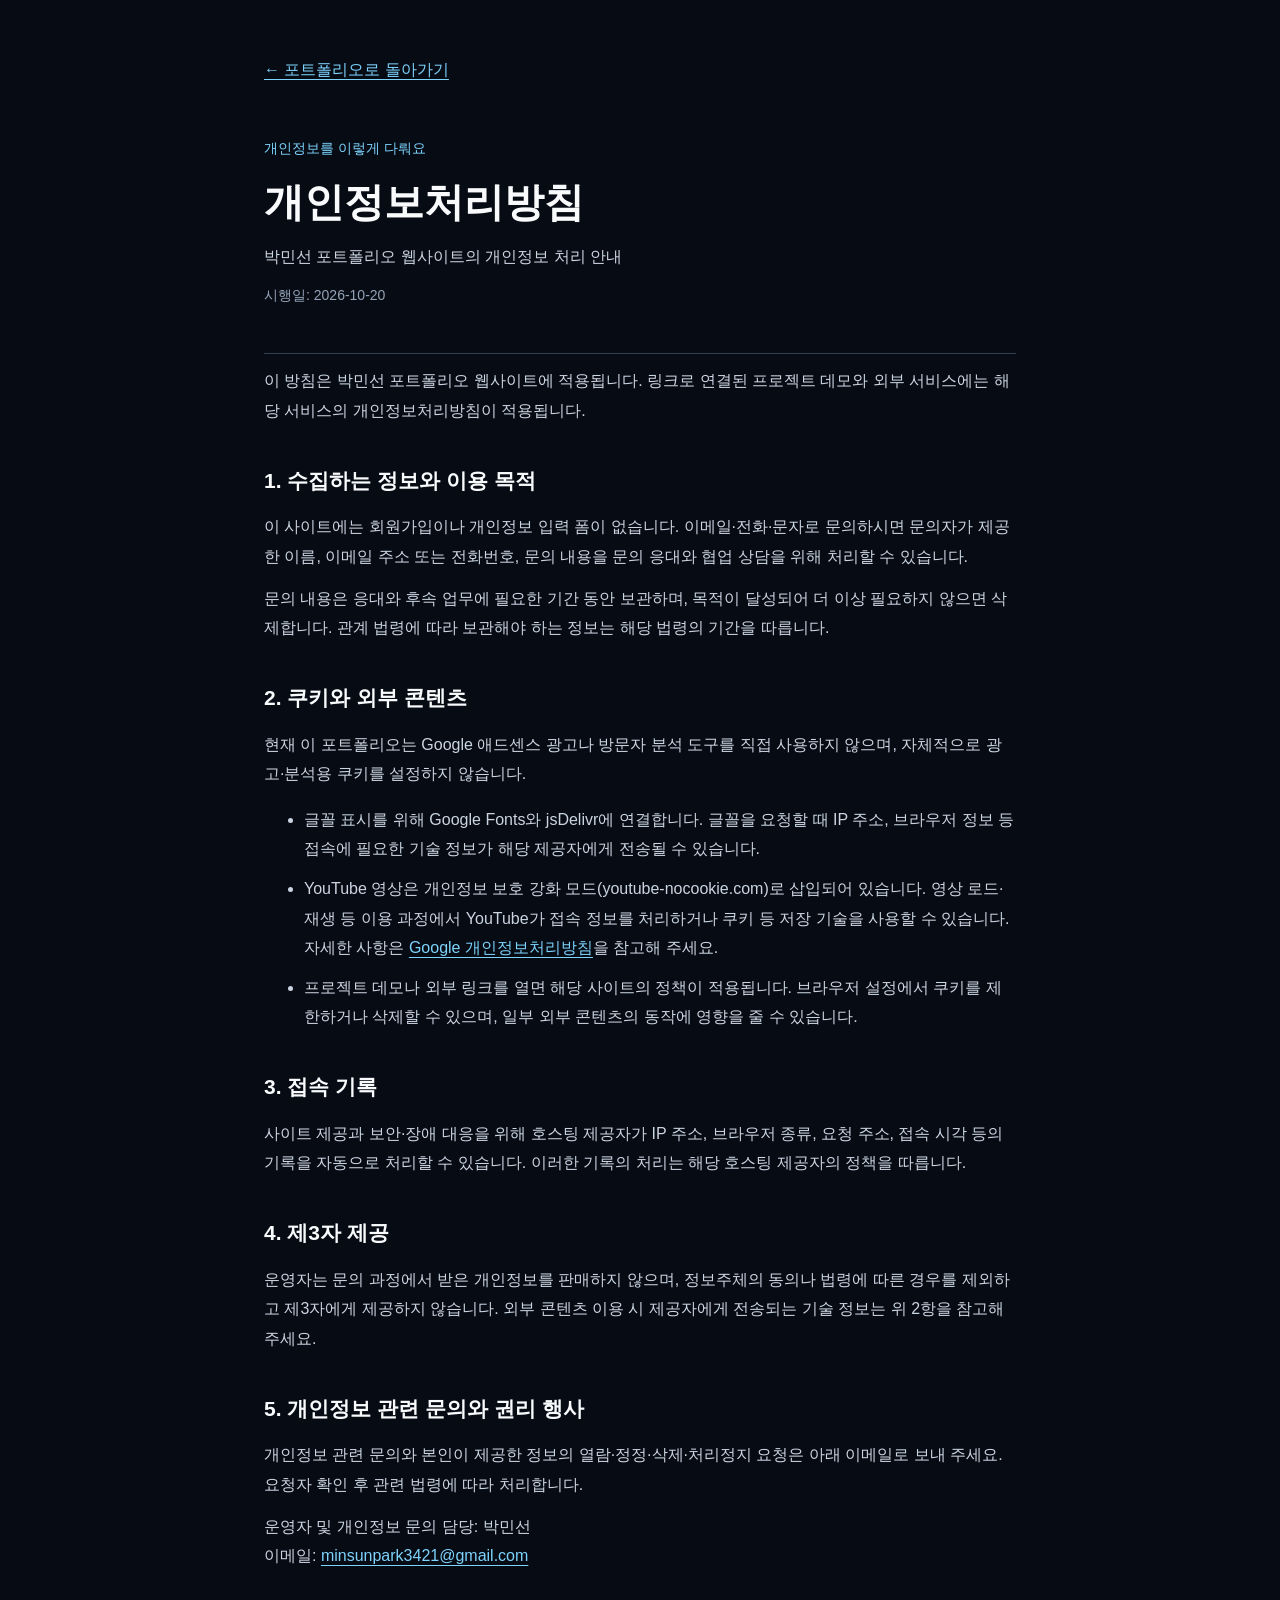
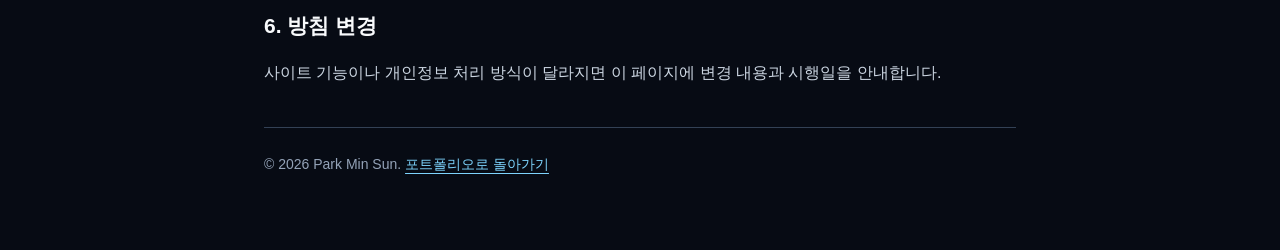
<file: privacy.html>
<!DOCTYPE html>
<html lang="ko">
<head>
  <meta charset="UTF-8">
  <meta name="viewport" content="width=device-width, initial-scale=1.0">
  <meta name="description" content="박민선 포트폴리오 웹사이트의 개인정보 처리 안내입니다.">
  <title>개인정보처리방침 | 박민선 포트폴리오</title>
  <style>
    * { box-sizing: border-box; }
    body { margin: 0; background: #070b14; color: #cbd5e1; font-family: -apple-system, BlinkMacSystemFont, "Apple SD Gothic Neo", "Malgun Gothic", sans-serif; line-height: 1.85; overflow-wrap: anywhere; }
    main { max-width: 800px; margin: auto; padding: 48px 24px 72px; }
    a { color: #7dd3fc; text-underline-offset: 4px; }
    a:focus-visible { outline: 2px solid #38bdf8; outline-offset: 4px; }
    .back { display: inline-flex; align-items: center; min-height: 44px; }
    header { padding: 32px 0; border-bottom: 1px solid #334155; }
    .eyebrow { color: #7dd3fc; font-size: 14px; }
    h1 { margin: 8px 0; color: #f8fafc; font-size: clamp(28px, 6vw, 40px); line-height: 1.4; }
    h2 { margin: 36px 0 12px; color: #f8fafc; font-size: 21px; }
    p { margin: 12px 0; }
    li { margin: 10px 0; }
    .date, footer { color: #94a3b8; font-size: 14px; }
    footer { margin-top: 40px; padding-top: 24px; border-top: 1px solid #334155; }
  </style>
</head>
<body>
  <main>
    <a class="back" href="index.html">← 포트폴리오로 돌아가기</a>
    <header>
      <p class="eyebrow">개인정보를 이렇게 다뤄요</p>
      <h1>개인정보처리방침</h1>
      <p>박민선 포트폴리오 웹사이트의 개인정보 처리 안내</p>
      <p class="date">시행일: <time datetime="2026-10-20">2026-10-20</time></p>
    </header>
    <p>이 방침은 박민선 포트폴리오 웹사이트에 적용됩니다. 링크로 연결된 프로젝트 데모와 외부 서비스에는 해당 서비스의 개인정보처리방침이 적용됩니다.</p>
    <section aria-labelledby="collection">
      <h2 id="collection">1. 수집하는 정보와 이용 목적</h2>
      <p>이 사이트에는 회원가입이나 개인정보 입력 폼이 없습니다. 이메일·전화·문자로 문의하시면 문의자가 제공한 이름, 이메일 주소 또는 전화번호, 문의 내용을 문의 응대와 협업 상담을 위해 처리할 수 있습니다.</p>
      <p>문의 내용은 응대와 후속 업무에 필요한 기간 동안 보관하며, 목적이 달성되어 더 이상 필요하지 않으면 삭제합니다. 관계 법령에 따라 보관해야 하는 정보는 해당 법령의 기간을 따릅니다.</p>
    </section>
    <section aria-labelledby="external">
      <h2 id="external">2. 쿠키와 외부 콘텐츠</h2>
      <p>현재 이 포트폴리오는 Google 애드센스 광고나 방문자 분석 도구를 직접 사용하지 않으며, 자체적으로 광고·분석용 쿠키를 설정하지 않습니다.</p>
      <ul>
        <li>글꼴 표시를 위해 Google Fonts와 jsDelivr에 연결합니다. 글꼴을 요청할 때 IP 주소, 브라우저 정보 등 접속에 필요한 기술 정보가 해당 제공자에게 전송될 수 있습니다.</li>
        <li>YouTube 영상은 개인정보 보호 강화 모드(youtube-nocookie.com)로 삽입되어 있습니다. 영상 로드·재생 등 이용 과정에서 YouTube가 접속 정보를 처리하거나 쿠키 등 저장 기술을 사용할 수 있습니다. 자세한 사항은 <a href="https://policies.google.com/privacy" target="_blank" rel="noopener noreferrer">Google 개인정보처리방침</a>을 참고해 주세요.</li>
        <li>프로젝트 데모나 외부 링크를 열면 해당 사이트의 정책이 적용됩니다. 브라우저 설정에서 쿠키를 제한하거나 삭제할 수 있으며, 일부 외부 콘텐츠의 동작에 영향을 줄 수 있습니다.</li>
      </ul>
    </section>
    <section aria-labelledby="logs">
      <h2 id="logs">3. 접속 기록</h2>
      <p>사이트 제공과 보안·장애 대응을 위해 호스팅 제공자가 IP 주소, 브라우저 종류, 요청 주소, 접속 시각 등의 기록을 자동으로 처리할 수 있습니다. 이러한 기록의 처리는 해당 호스팅 제공자의 정책을 따릅니다.</p>
    </section>
    <section aria-labelledby="sharing">
      <h2 id="sharing">4. 제3자 제공</h2>
      <p>운영자는 문의 과정에서 받은 개인정보를 판매하지 않으며, 정보주체의 동의나 법령에 따른 경우를 제외하고 제3자에게 제공하지 않습니다. 외부 콘텐츠 이용 시 제공자에게 전송되는 기술 정보는 위 2항을 참고해 주세요.</p>
    </section>
    <section aria-labelledby="contact">
      <h2 id="contact">5. 개인정보 관련 문의와 권리 행사</h2>
      <p>개인정보 관련 문의와 본인이 제공한 정보의 열람·정정·삭제·처리정지 요청은 아래 이메일로 보내 주세요. 요청자 확인 후 관련 법령에 따라 처리합니다.</p>
      <p>운영자 및 개인정보 문의 담당: 박민선<br>이메일: <a href="mailto:minsunpark3421@gmail.com">minsunpark3421@gmail.com</a></p>
    </section>
    <section aria-labelledby="changes">
      <h2 id="changes">6. 방침 변경</h2>
      <p>사이트 기능이나 개인정보 처리 방식이 달라지면 이 페이지에 변경 내용과 시행일을 안내합니다.</p>
    </section>
    <footer>© 2026 Park Min Sun. <a href="index.html">포트폴리오로 돌아가기</a></footer>
  </main>
</body>
</html>
</file>
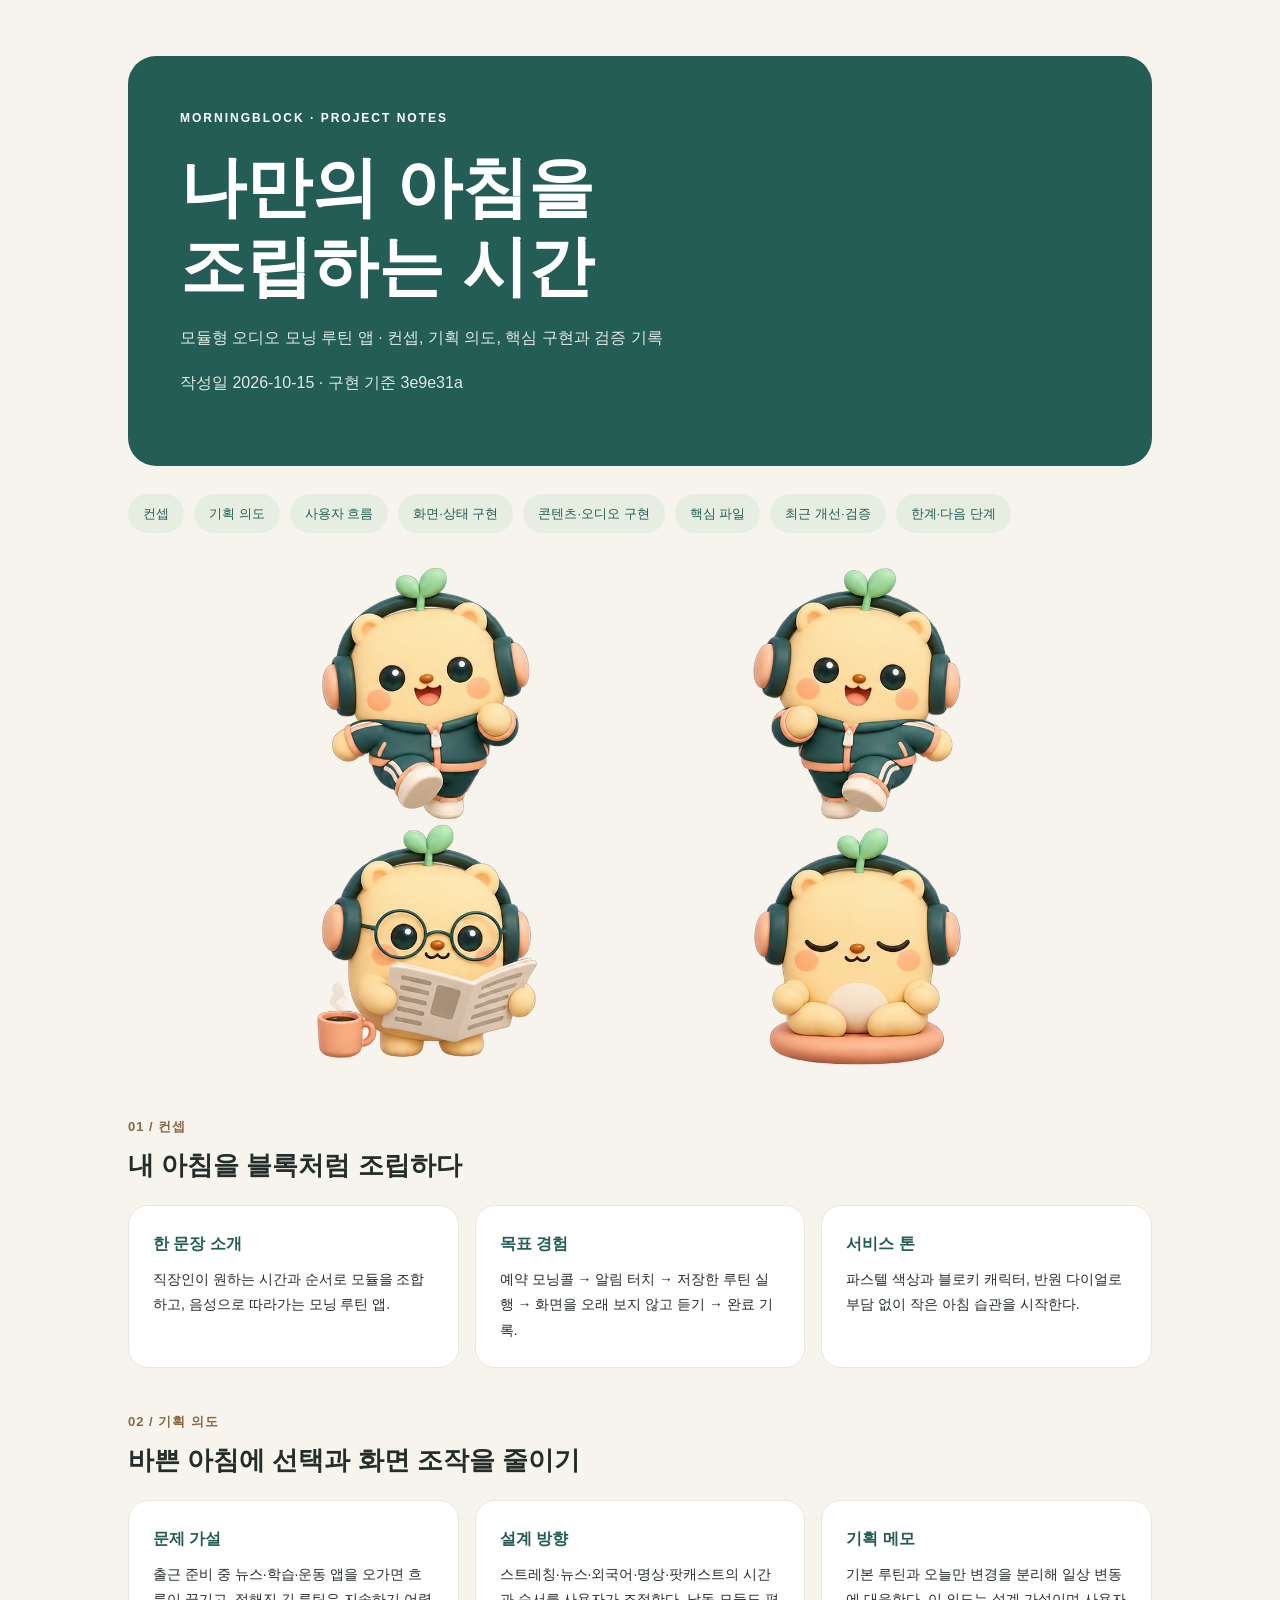
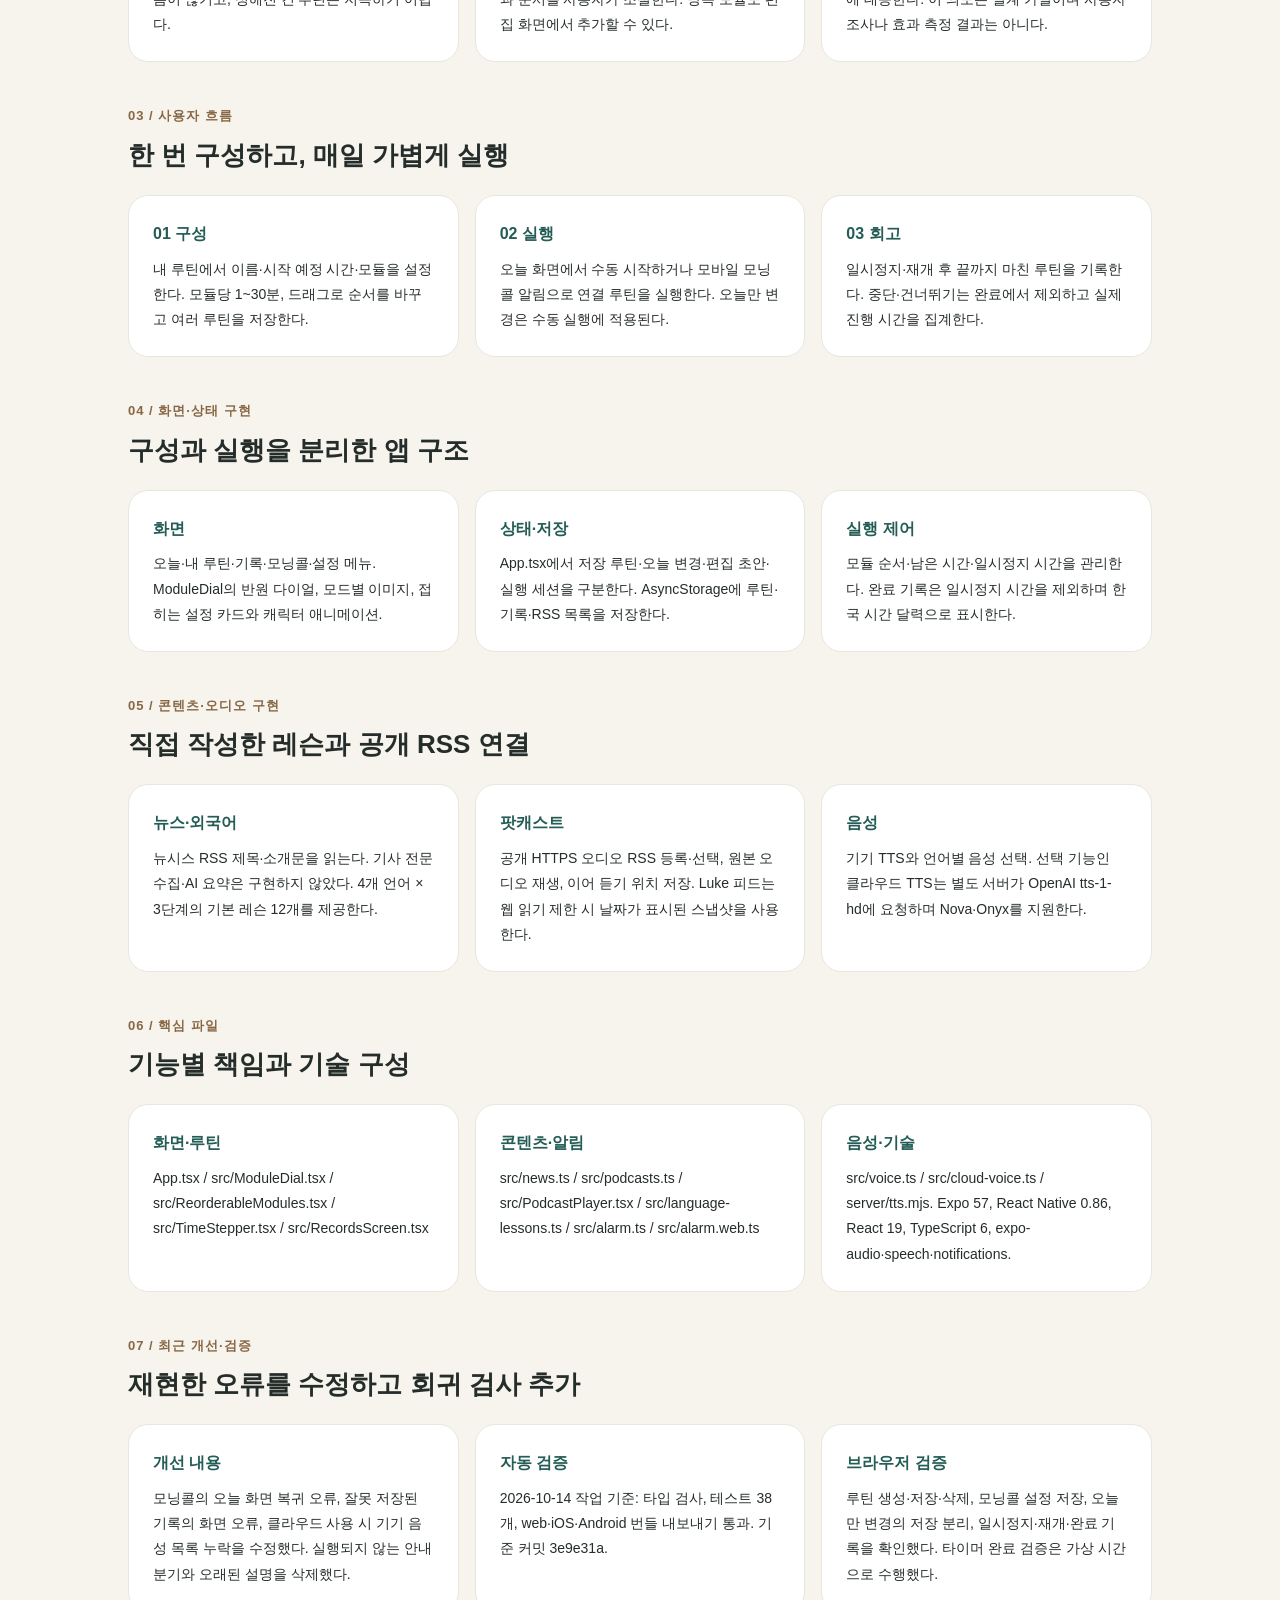
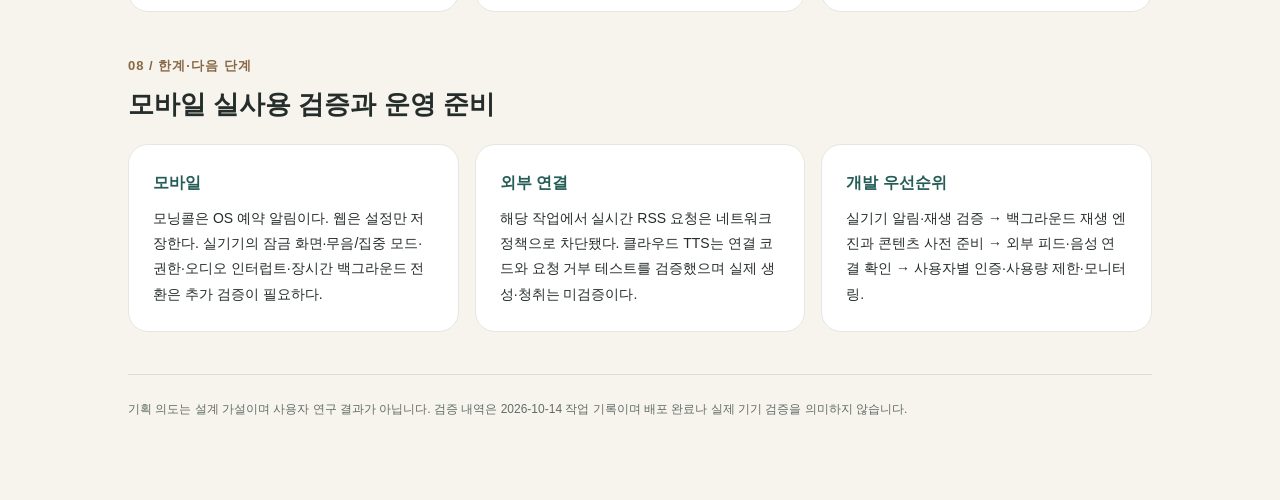
<file: projects/morningblock.html>
<!doctype html><html lang="ko"><head><meta charset="utf-8"><meta name="viewport" content="width=device-width,initial-scale=1"><meta name="description" content="모닝블록 앱의 컨셉, 기획 의도와 핵심 구현 기록"><title>모닝블록 | 프로젝트 기획·구현 메모</title><style>*{box-sizing:border-box}html{scroll-behavior:smooth}body{margin:0;background:#f7f4ee;color:#252d2b;font-family:"Noto Sans CJK KR","Apple SD Gothic Neo","Malgun Gothic",sans-serif;line-height:1.8}a{color:#245c56}main{max-width:1080px;margin:auto;padding:56px 28px}header{padding:52px;background:#245c56;color:white;border-radius:28px}header p{max-width:650px;color:#e0e9e3}.eyebrow{font-size:12px;letter-spacing:2px;font-weight:700}h1{font-size:clamp(38px,6vw,66px);line-height:1.2;margin:18px 0}h2{font-size:26px;line-height:1.5;margin:8px 0 20px}h3{font-size:16px;margin:0 0 8px;color:#245c56}nav{display:flex;flex-wrap:wrap;gap:10px;margin:28px 0}nav a,.download{background:#e6eee1;padding:8px 15px;border-radius:999px;text-decoration:none;font-size:13px}.art{width:100%;display:block;margin-top:28px;border-radius:18px}section{margin:42px 0;scroll-margin-top:24px}.number{color:#876744;font-size:13px;font-weight:bold;letter-spacing:1px}.cards{display:grid;grid-template-columns:repeat(3,minmax(0,1fr));gap:16px}.card{background:white;border:1px solid #e5e8df;border-radius:20px;padding:24px;overflow-wrap:anywhere}.card p{font-size:14px;margin:0}.meta,footer{font-size:12px;color:#626c67}.footer-links{display:flex;gap:16px;flex-wrap:wrap;margin-top:30px}footer{padding:24px 0;border-top:1px solid #d8ded9}@media(max-width:720px){main{padding:24px 16px}header{padding:30px 24px}.cards{grid-template-columns:1fr}h2{font-size:23px}}@media print{body{background:white}main{padding:0}header{background:#e6eee1;color:#245c56;padding:24px}header p{color:#252d2b}nav,.footer-links{display:none}.art{max-height:180px;object-fit:contain}section{break-inside:avoid;margin:20px 0}.cards{gap:10px}.card{padding:14px}h1{font-size:36px}h2{font-size:20px}.card p{font-size:11px}}</style></head><body><main>
<header><div class="eyebrow">MORNINGBLOCK · PROJECT NOTES</div><h1>나만의 아침을<br>조립하는 시간</h1><p>모듈형 오디오 모닝 루틴 앱 · 컨셉, 기획 의도, 핵심 구현과 검증 기록</p><p>작성일 2026-10-15 · 구현 기준 3e9e31a</p></header>
<nav aria-label="문서 목차"><a href="#section-1">컨셉</a><a href="#section-2">기획 의도</a><a href="#section-3">사용자 흐름</a><a href="#section-4">화면·상태 구현</a><a href="#section-5">콘텐츠·오디오 구현</a><a href="#section-6">핵심 파일</a><a href="#section-7">최근 개선·검증</a><a href="#section-8">한계·다음 단계</a></nav>
<img class="art" src="../assets/morningblock-characters.png" alt="모닝블록의 모드별 캐릭터 이미지">
<section id="section-1"><div class="number">01 / 컨셉</div><h2>내 아침을 블록처럼 조립하다</h2><div class="cards">
<article class="card"><h3>한 문장 소개</h3><p>직장인이 원하는 시간과 순서로 모듈을 조합하고, 음성으로 따라가는 모닝 루틴 앱.</p></article>
<article class="card"><h3>목표 경험</h3><p>예약 모닝콜 → 알림 터치 → 저장한 루틴 실행 → 화면을 오래 보지 않고 듣기 → 완료 기록.</p></article>
<article class="card"><h3>서비스 톤</h3><p>파스텔 색상과 블로키 캐릭터, 반원 다이얼로 부담 없이 작은 아침 습관을 시작한다.</p></article>
</div></section>
<section id="section-2"><div class="number">02 / 기획 의도</div><h2>바쁜 아침에 선택과 화면 조작을 줄이기</h2><div class="cards">
<article class="card"><h3>문제 가설</h3><p>출근 준비 중 뉴스·학습·운동 앱을 오가면 흐름이 끊기고, 정해진 긴 루틴은 지속하기 어렵다.</p></article>
<article class="card"><h3>설계 방향</h3><p>스트레칭·뉴스·외국어·명상·팟캐스트의 시간과 순서를 사용자가 조절한다. 낭독 모듈도 편집 화면에서 추가할 수 있다.</p></article>
<article class="card"><h3>기획 메모</h3><p>기본 루틴과 오늘만 변경을 분리해 일상 변동에 대응한다. 이 의도는 설계 가설이며 사용자 조사나 효과 측정 결과는 아니다.</p></article>
</div></section>
<section id="section-3"><div class="number">03 / 사용자 흐름</div><h2>한 번 구성하고, 매일 가볍게 실행</h2><div class="cards">
<article class="card"><h3>01 구성</h3><p>내 루틴에서 이름·시작 예정 시간·모듈을 설정한다. 모듈당 1~30분, 드래그로 순서를 바꾸고 여러 루틴을 저장한다.</p></article>
<article class="card"><h3>02 실행</h3><p>오늘 화면에서 수동 시작하거나 모바일 모닝콜 알림으로 연결 루틴을 실행한다. 오늘만 변경은 수동 실행에 적용된다.</p></article>
<article class="card"><h3>03 회고</h3><p>일시정지·재개 후 끝까지 마친 루틴을 기록한다. 중단·건너뛰기는 완료에서 제외하고 실제 진행 시간을 집계한다.</p></article>
</div></section>
<section id="section-4"><div class="number">04 / 화면·상태 구현</div><h2>구성과 실행을 분리한 앱 구조</h2><div class="cards">
<article class="card"><h3>화면</h3><p>오늘·내 루틴·기록·모닝콜·설정 메뉴. ModuleDial의 반원 다이얼, 모드별 이미지, 접히는 설정 카드와 캐릭터 애니메이션.</p></article>
<article class="card"><h3>상태·저장</h3><p>App.tsx에서 저장 루틴·오늘 변경·편집 초안·실행 세션을 구분한다. AsyncStorage에 루틴·기록·RSS 목록을 저장한다.</p></article>
<article class="card"><h3>실행 제어</h3><p>모듈 순서·남은 시간·일시정지 시간을 관리한다. 완료 기록은 일시정지 시간을 제외하며 한국 시간 달력으로 표시한다.</p></article>
</div></section>
<section id="section-5"><div class="number">05 / 콘텐츠·오디오 구현</div><h2>직접 작성한 레슨과 공개 RSS 연결</h2><div class="cards">
<article class="card"><h3>뉴스·외국어</h3><p>뉴시스 RSS 제목·소개문을 읽는다. 기사 전문 수집·AI 요약은 구현하지 않았다. 4개 언어 × 3단계의 기본 레슨 12개를 제공한다.</p></article>
<article class="card"><h3>팟캐스트</h3><p>공개 HTTPS 오디오 RSS 등록·선택, 원본 오디오 재생, 이어 듣기 위치 저장. Luke 피드는 웹 읽기 제한 시 날짜가 표시된 스냅샷을 사용한다.</p></article>
<article class="card"><h3>음성</h3><p>기기 TTS와 언어별 음성 선택. 선택 기능인 클라우드 TTS는 별도 서버가 OpenAI tts-1-hd에 요청하며 Nova·Onyx를 지원한다.</p></article>
</div></section>
<section id="section-6"><div class="number">06 / 핵심 파일</div><h2>기능별 책임과 기술 구성</h2><div class="cards">
<article class="card"><h3>화면·루틴</h3><p>App.tsx / src/ModuleDial.tsx / src/ReorderableModules.tsx / src/TimeStepper.tsx / src/RecordsScreen.tsx</p></article>
<article class="card"><h3>콘텐츠·알림</h3><p>src/news.ts / src/podcasts.ts / src/PodcastPlayer.tsx / src/language-lessons.ts / src/alarm.ts / src/alarm.web.ts</p></article>
<article class="card"><h3>음성·기술</h3><p>src/voice.ts / src/cloud-voice.ts / server/tts.mjs. Expo 57, React Native 0.86, React 19, TypeScript 6, expo-audio·speech·notifications.</p></article>
</div></section>
<section id="section-7"><div class="number">07 / 최근 개선·검증</div><h2>재현한 오류를 수정하고 회귀 검사 추가</h2><div class="cards">
<article class="card"><h3>개선 내용</h3><p>모닝콜의 오늘 화면 복귀 오류, 잘못 저장된 기록의 화면 오류, 클라우드 사용 시 기기 음성 목록 누락을 수정했다. 실행되지 않는 안내 분기와 오래된 설명을 삭제했다.</p></article>
<article class="card"><h3>자동 검증</h3><p>2026-10-14 작업 기준: 타입 검사, 테스트 38개, web·iOS·Android 번들 내보내기 통과. 기준 커밋 3e9e31a.</p></article>
<article class="card"><h3>브라우저 검증</h3><p>루틴 생성·저장·삭제, 모닝콜 설정 저장, 오늘만 변경의 저장 분리, 일시정지·재개·완료 기록을 확인했다. 타이머 완료 검증은 가상 시간으로 수행했다.</p></article>
</div></section>
<section id="section-8"><div class="number">08 / 한계·다음 단계</div><h2>모바일 실사용 검증과 운영 준비</h2><div class="cards">
<article class="card"><h3>모바일</h3><p>모닝콜은 OS 예약 알림이다. 웹은 설정만 저장한다. 실기기의 잠금 화면·무음/집중 모드·권한·오디오 인터럽트·장시간 백그라운드 전환은 추가 검증이 필요하다.</p></article>
<article class="card"><h3>외부 연결</h3><p>해당 작업에서 실시간 RSS 요청은 네트워크 정책으로 차단됐다. 클라우드 TTS는 연결 코드와 요청 거부 테스트를 검증했으며 실제 생성·청취는 미검증이다.</p></article>
<article class="card"><h3>개발 우선순위</h3><p>실기기 알림·재생 검증 → 백그라운드 재생 엔진과 콘텐츠 사전 준비 → 외부 피드·음성 연결 확인 → 사용자별 인증·사용량 제한·모니터링.</p></article>
</div></section>
<div class="footer-links"></div><footer>기획 의도는 설계 가설이며 사용자 연구 결과가 아닙니다. 검증 내역은 2026-10-14 작업 기록이며 배포 완료나 실제 기기 검증을 의미하지 않습니다.</footer></main></body></html>
</file>
